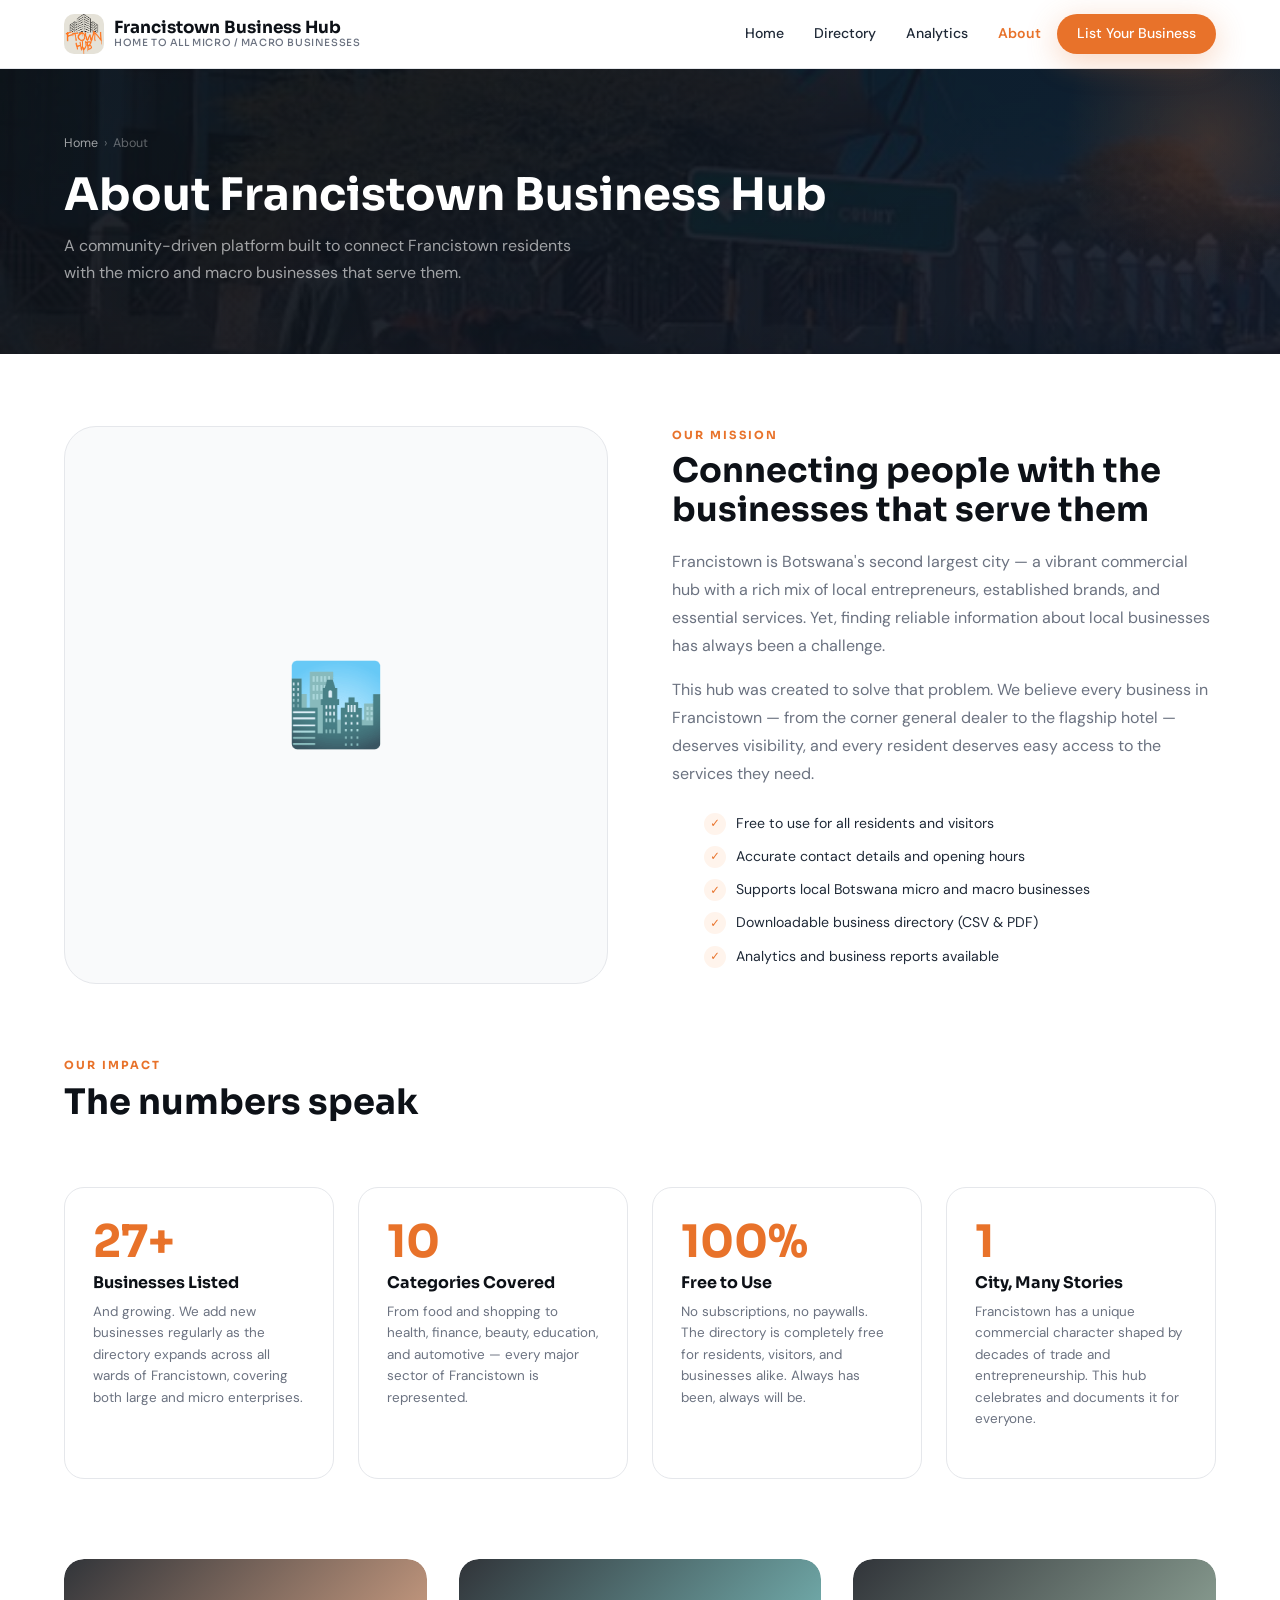
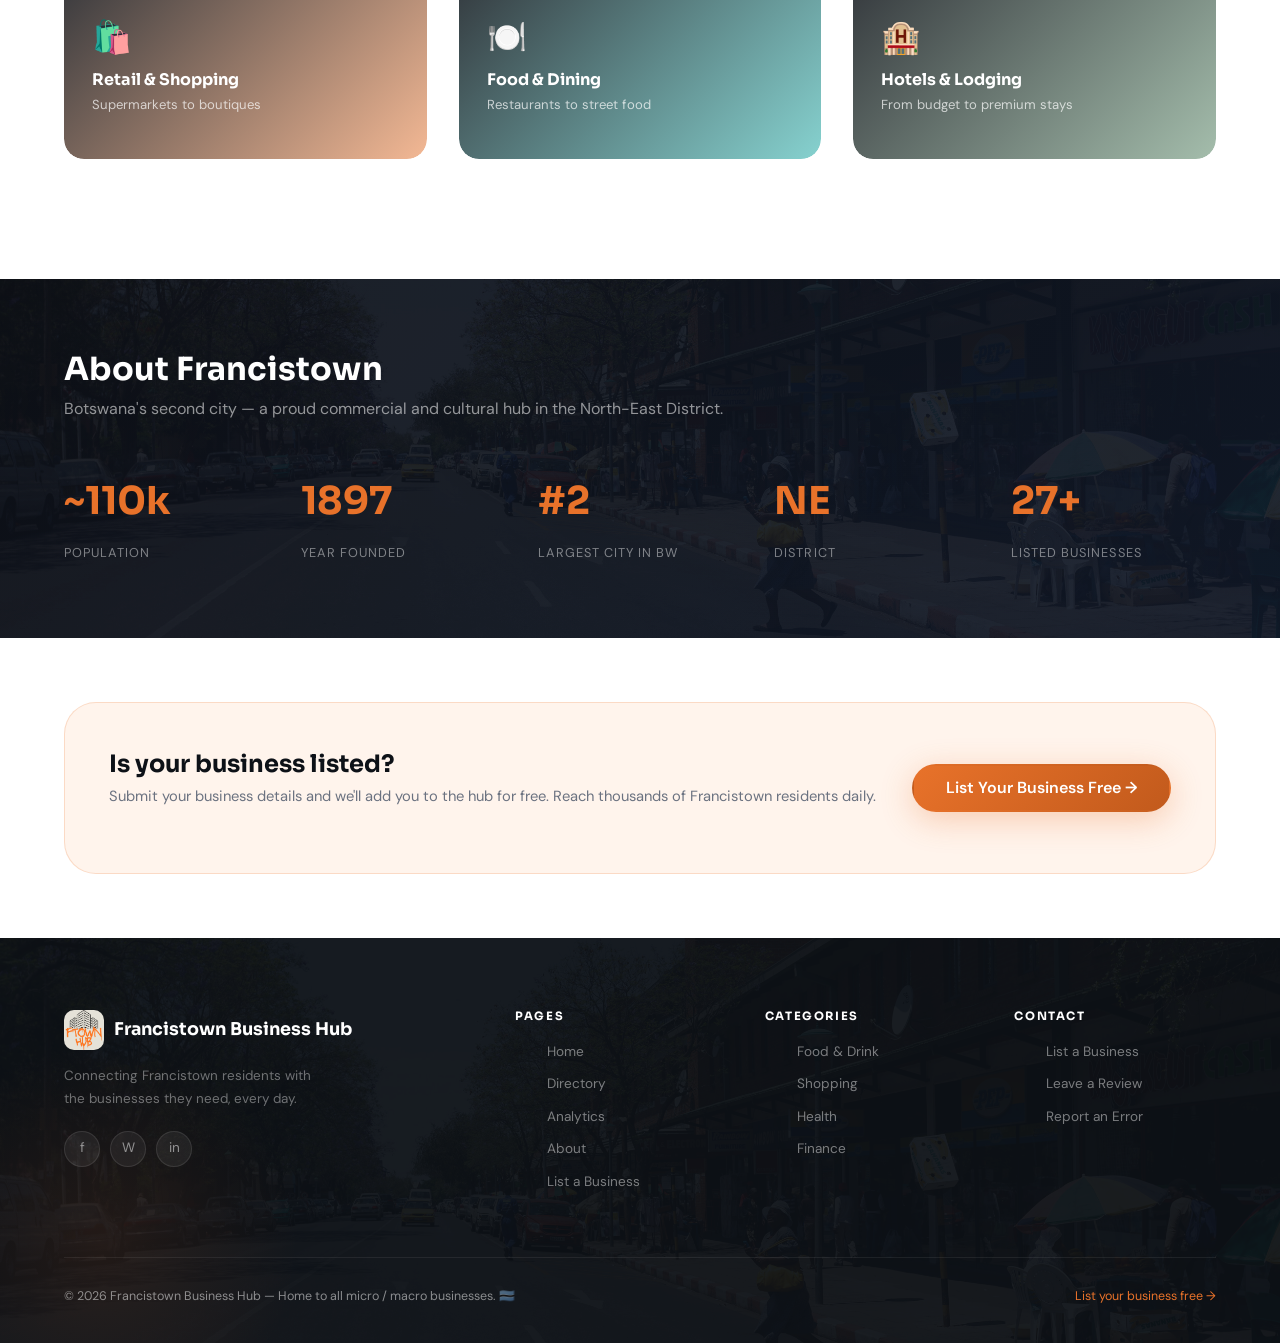
<file: pages/about.html>
<!DOCTYPE html>
<html lang="en">
<head>
  <meta charset="UTF-8" />
  <meta name="viewport" content="width=device-width, initial-scale=1.0" />
  <meta name="description" content="About Francistown Business Hub — a community-driven platform connecting residents with local businesses in Francistown, Botswana." />
  <title>About | Francistown Business Hub</title>

  <link href="https://cdn.jsdelivr.net/npm/bootstrap@5.3.2/dist/css/bootstrap.min.css" rel="stylesheet" />
  <link href="https://fonts.googleapis.com/css2?family=Sora:wght@400;600;700&family=DM+Sans:wght@400;500;600&display=swap" rel="stylesheet" />
  <link rel="stylesheet" href="../css/style.css" />
</head>
<body>

  <!-- NAVBAR -->
  <nav class="navbar" role="navigation" aria-label="Main navigation">
    <div class="container navbar-inner">
      <a href="../index.html" class="navbar-brand">
        <div class="brand-logo">
          <img src="../images/ftown-hub-logo.png" alt="Francistown Business Hub" />
        </div>
        <div class="brand-name">
          Francistown Business Hub
          <span>Home to all micro / macro businesses</span>
        </div>
      </a>
      <div class="navbar-links" id="nav-links">
        <a href="../index.html">Home</a>
        <a href="directory.html">Directory</a>
        <a href="analytics.html">Analytics</a>
        <a href="about.html">About</a>
        <a href="list-business.html" class="navbar-cta">List Your Business</a>
      </div>
      <button class="navbar-toggle" id="nav-toggle" aria-label="Toggle navigation" aria-expanded="false">
        <span></span><span></span><span></span>
      </button>
    </div>
  </nav>

  <!-- PAGE HERO -->
  <section class="page-hero" aria-labelledby="about-title">
    <div class="container page-hero-inner">
      <nav class="breadcrumb-bar" aria-label="Breadcrumb">
        <a href="../index.html">Home</a>
        <span aria-hidden="true">›</span>
        <span>About</span>
      </nav>
      <h1 id="about-title">About Francistown Business Hub</h1>
      <p>A community-driven platform built to connect Francistown residents with the micro and macro businesses that serve them.</p>
    </div>
  </section>

  <main>

    <!-- ABOUT INTRO -->
    <section aria-labelledby="mission-title">
      <div class="container">
        <div class="about-grid">
          <div class="about-img reveal-left">
            <img src="https://picsum.photos/seed/francisdowntown/800/600" alt="Francistown City" loading="lazy" onerror="this.parentNode.classList.add('about-img-placeholder');this.parentNode.innerHTML='🏙️'" />
          </div>
          <div class="about-text reveal-right">
            <span class="section-label">Our Mission</span>
            <h2 id="mission-title">Connecting people with the businesses that serve them</h2>
            <p>
              Francistown is Botswana's second largest city — a vibrant commercial hub with a rich mix of local entrepreneurs, established brands, and essential services. Yet, finding reliable information about local businesses has always been a challenge.
            </p>
            <p>
              This hub was created to solve that problem. We believe every business in Francistown — from the corner general dealer to the flagship hotel — deserves visibility, and every resident deserves easy access to the services they need.
            </p>
            <ul class="about-list" role="list">
              <li>
                <div class="check-icon" aria-hidden="true">✓</div>
                <span>Free to use for all residents and visitors</span>
              </li>
              <li>
                <div class="check-icon" aria-hidden="true">✓</div>
                <span>Accurate contact details and opening hours</span>
              </li>
              <li>
                <div class="check-icon" aria-hidden="true">✓</div>
                <span>Supports local Botswana micro and macro businesses</span>
              </li>
              <li>
                <div class="check-icon" aria-hidden="true">✓</div>
                <span>Downloadable business directory (CSV & PDF)</span>
              </li>
              <li>
                <div class="check-icon" aria-hidden="true">✓</div>
                <span>Analytics and business reports available</span>
              </li>
            </ul>
          </div>
        </div>
      </div>
    </section>

    <!-- STATS CARDS -->
    <section aria-labelledby="impact-title" style="padding-bottom: 32px;">
      <div class="container">
        <div class="section-header reveal" style="padding-top: 0;">
          <div>
            <span class="section-label">Our Impact</span>
            <h2 class="section-title" id="impact-title">The numbers speak</h2>
          </div>
        </div>
        <div class="values-grid stagger">
          <div class="value-card">
            <span class="value-num">27+</span>
            <h4>Businesses Listed</h4>
            <p>And growing. We add new businesses regularly as the directory expands across all wards of Francistown, covering both large and micro enterprises.</p>
          </div>
          <div class="value-card">
            <span class="value-num">10</span>
            <h4>Categories Covered</h4>
            <p>From food and shopping to health, finance, beauty, education, and automotive — every major sector of Francistown is represented.</p>
          </div>
          <div class="value-card">
            <span class="value-num">100%</span>
            <h4>Free to Use</h4>
            <p>No subscriptions, no paywalls. The directory is completely free for residents, visitors, and businesses alike. Always has been, always will be.</p>
          </div>
          <div class="value-card">
            <span class="value-num">1</span>
            <h4>City, Many Stories</h4>
            <p>Francistown has a unique commercial character shaped by decades of trade and entrepreneurship. This hub celebrates and documents it for everyone.</p>
          </div>
        </div>
      </div>
    </section>

    <!-- IMAGE FEATURE STRIP -->
    <section style="padding: 48px 0;" aria-label="Our features">
      <div class="container">
        <div class="features-grid stagger">
          <div class="feature-item" style="background: url('https://picsum.photos/seed/francisbiz1/600/400') center/cover; min-height:200px; border-radius: var(--radius-lg); position:relative; overflow:hidden; border:none; padding:0;">
            <div style="position:absolute;inset:0;background:linear-gradient(135deg,rgba(13,17,23,0.85),rgba(232,114,42,0.5));border-radius:var(--radius-lg);"></div>
            <div style="position:relative;z-index:1;padding:28px;height:100%;display:flex;flex-direction:column;justify-content:flex-end;">
              <div style="font-size:2rem;margin-bottom:8px;">🛍️</div>
              <h4 style="color:#fff;margin-bottom:4px;">Retail & Shopping</h4>
              <p style="color:rgba(255,255,255,0.7);font-size:0.82rem;">Supermarkets to boutiques</p>
            </div>
          </div>
          <div class="feature-item" style="background: url('https://picsum.photos/seed/francisbiz2/600/400') center/cover; min-height:200px; border-radius: var(--radius-lg); position:relative; overflow:hidden; border:none; padding:0;">
            <div style="position:absolute;inset:0;background:linear-gradient(135deg,rgba(13,17,23,0.85),rgba(14,165,160,0.5));border-radius:var(--radius-lg);"></div>
            <div style="position:relative;z-index:1;padding:28px;height:100%;display:flex;flex-direction:column;justify-content:flex-end;">
              <div style="font-size:2rem;margin-bottom:8px;">🍽️</div>
              <h4 style="color:#fff;margin-bottom:4px;">Food & Dining</h4>
              <p style="color:rgba(255,255,255,0.7);font-size:0.82rem;">Restaurants to street food</p>
            </div>
          </div>
          <div class="feature-item" style="background: url('https://picsum.photos/seed/francisbiz3/600/400') center/cover; min-height:200px; border-radius: var(--radius-lg); position:relative; overflow:hidden; border:none; padding:0;">
            <div style="position:absolute;inset:0;background:linear-gradient(135deg,rgba(13,17,23,0.85),rgba(74,124,89,0.5));border-radius:var(--radius-lg);"></div>
            <div style="position:relative;z-index:1;padding:28px;height:100%;display:flex;flex-direction:column;justify-content:flex-end;">
              <div style="font-size:2rem;margin-bottom:8px;">🏨</div>
              <h4 style="color:#fff;margin-bottom:4px;">Hotels & Lodging</h4>
              <p style="color:rgba(255,255,255,0.7);font-size:0.82rem;">From budget to premium stays</p>
            </div>
          </div>
        </div>
      </div>
    </section>

    <!-- CITY FACTS BAND -->
    <div class="city-facts" aria-labelledby="city-title">
      <div class="container">
        <h2 id="city-title">About Francistown</h2>
        <p>Botswana's second city — a proud commercial and cultural hub in the North-East District.</p>
        <div class="facts-grid">
          <div class="fact-item reveal">
            <span class="fact-val">~110k</span>
            <span class="fact-lbl">Population</span>
          </div>
          <div class="fact-item reveal">
            <span class="fact-val">1897</span>
            <span class="fact-lbl">Year Founded</span>
          </div>
          <div class="fact-item reveal">
            <span class="fact-val">#2</span>
            <span class="fact-lbl">Largest City in BW</span>
          </div>
          <div class="fact-item reveal">
            <span class="fact-val">NE</span>
            <span class="fact-lbl">District</span>
          </div>
          <div class="fact-item reveal">
            <span class="fact-val">27+</span>
            <span class="fact-lbl">Listed Businesses</span>
          </div>
        </div>
      </div>
    </div>

    <!-- CTA BAND -->
    <div class="container">
      <div class="cta-band reveal">
        <div>
          <h3>Is your business listed?</h3>
          <p>Submit your business details and we'll add you to the hub for free. Reach thousands of Francistown residents daily.</p>
        </div>
        <a href="list-business.html" class="btn btn-primary btn-lg">List Your Business Free →</a>
      </div>
    </div>

  </main>

  <!-- FOOTER -->
  <footer class="site-footer" role="contentinfo">
    <div class="container">
      <div class="footer-grid">
        <div>
          <div class="footer-brand"><div class="footer-brand-logo"><img src="../images/ftown-hub-logo.png" alt="Francistown Business Hub" /></div>Francistown Business Hub</div>
          <p class="footer-desc">Connecting Francistown residents with the businesses they need, every day.</p>
          <div class="footer-social">
            <a href="#" aria-label="Facebook">f</a>
            <a href="#" aria-label="WhatsApp">W</a>
            <a href="#" aria-label="Instagram">in</a>
          </div>
        </div>
        <div class="footer-col">
          <h5>Pages</h5>
          <ul>
            <li><a href="../index.html">Home</a></li>
            <li><a href="directory.html">Directory</a></li>
            <li><a href="analytics.html">Analytics</a></li>
            <li><a href="about.html">About</a></li>
            <li><a href="list-business.html">List a Business</a></li>
          </ul>
        </div>
        <div class="footer-col">
          <h5>Categories</h5>
          <ul>
            <li><a href="directory.html?cat=Food+%26+Drink">Food & Drink</a></li>
            <li><a href="directory.html?cat=Shopping">Shopping</a></li>
            <li><a href="directory.html?cat=Health">Health</a></li>
            <li><a href="directory.html?cat=Finance">Finance</a></li>
          </ul>
        </div>
        <div class="footer-col">
          <h5>Contact</h5>
          <ul>
            <li><a href="list-business.html">List a Business</a></li>
            <li><a href="feedback.html">Leave a Review</a></li>
            <li><a href="feedback.html">Report an Error</a></li>
          </ul>
        </div>
      </div>
      <div class="footer-bottom">
        <span>&copy; 2026 Francistown Business Hub — Home to all micro / macro businesses. 🇧🇼</span>
        <a href="list-business.html">List your business free →</a>
      </div>
    </div>
  </footer>

  <div class="toast" id="toast" role="alert" aria-live="assertive"></div>
  <script src="https://cdn.jsdelivr.net/npm/bootstrap@5.3.2/dist/js/bootstrap.bundle.min.js"></script>
  <script src="../js/main.js"></script>
</body>
</html>
</file>
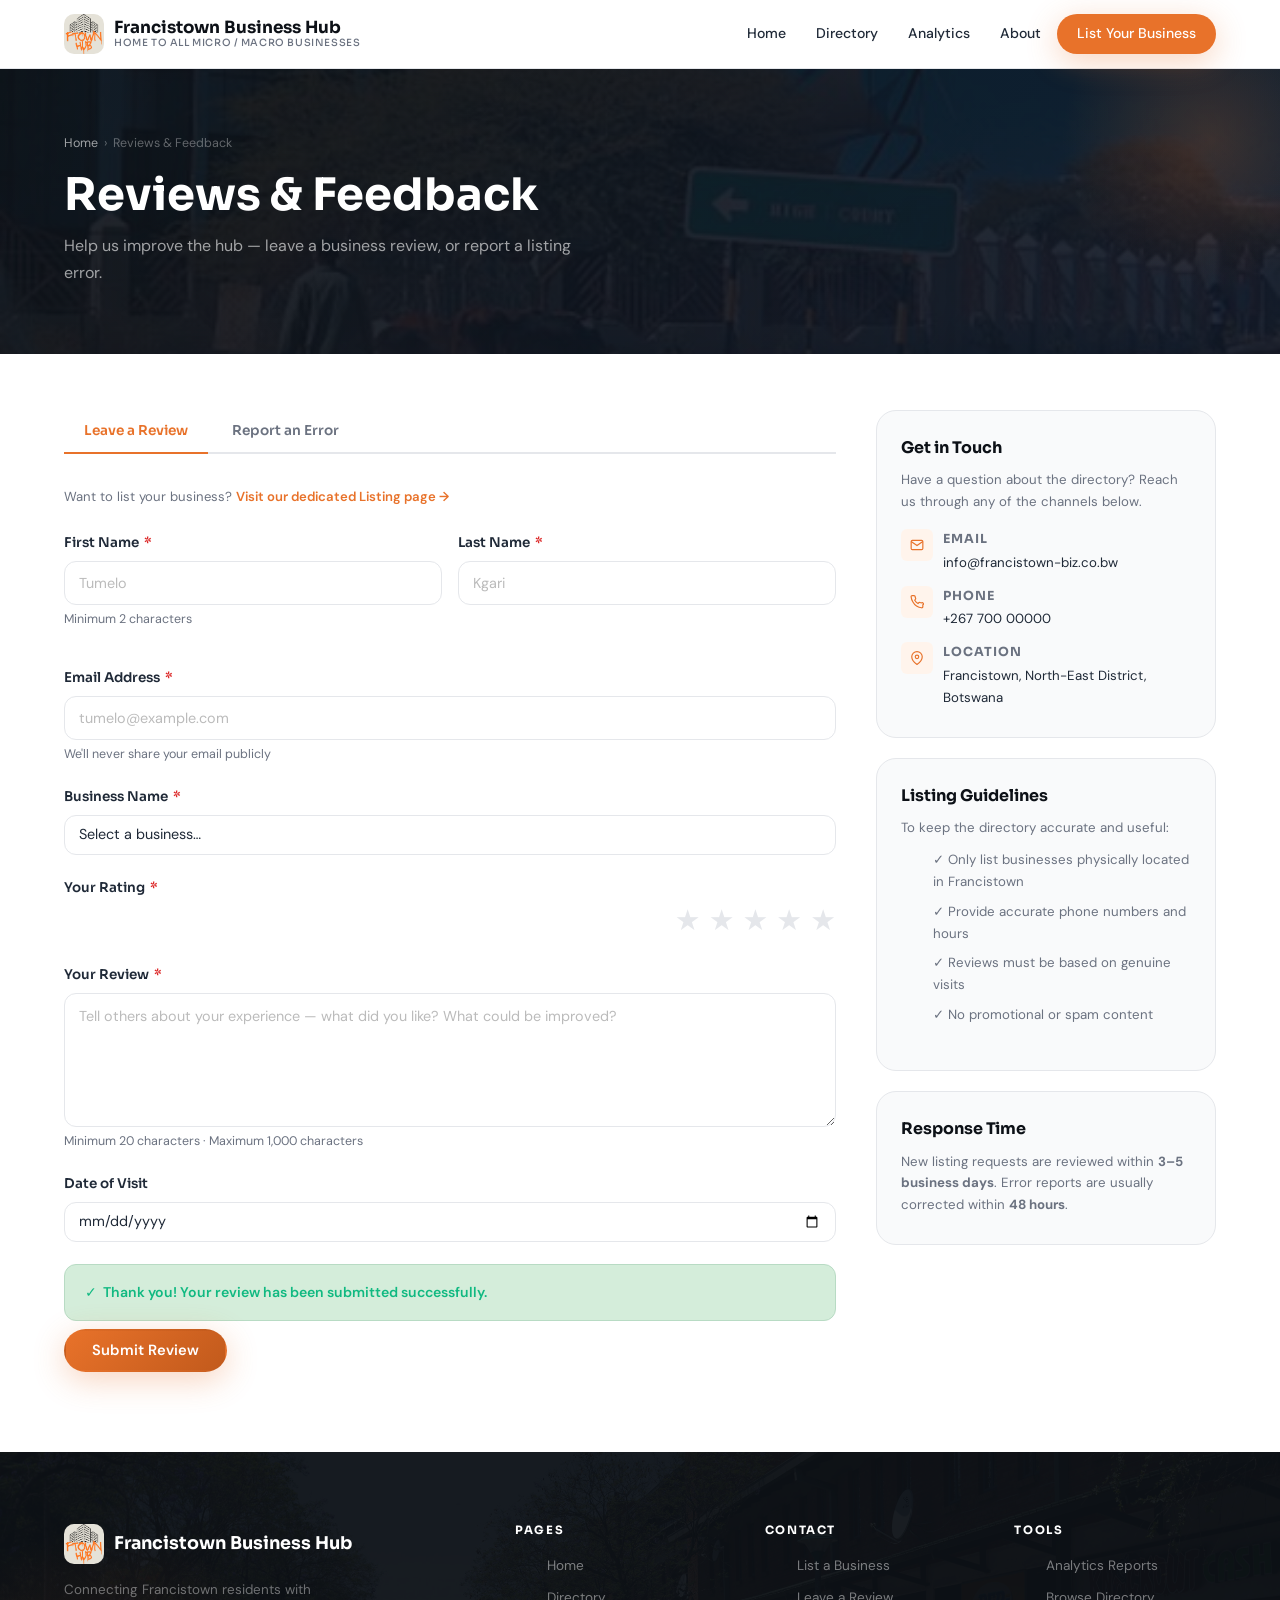
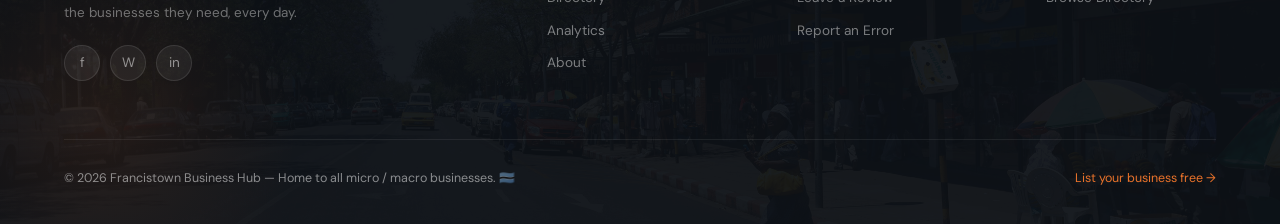
<file: pages/feedback.html>
<!DOCTYPE html>
<html lang="en">
<head>
  <meta charset="UTF-8" />
  <meta name="viewport" content="width=device-width, initial-scale=1.0" />
  <meta name="description" content="Submit feedback, report a listing error, or list your business on the Francistown Business Directory." />
  <title>Feedback & Reviews | Francistown Business Hub</title>

  <link href="https://cdn.jsdelivr.net/npm/bootstrap@5.3.2/dist/css/bootstrap.min.css" rel="stylesheet" />
  <link href="https://fonts.googleapis.com/css2?family=Sora:wght@400;600;700&family=DM+Sans:wght@400;500;600&display=swap" rel="stylesheet" />
  <link rel="stylesheet" href="../css/style.css" />

  <style>
    .form-tabs {
      display: flex;
      gap: 4px;
      border-bottom: 2px solid var(--clr-border);
      margin-bottom: 32px;
    }
    .tab-btn {
      padding: 10px 20px;
      border: none;
      background: none;
      font-family: var(--font-display);
      font-size: 0.85rem;
      font-weight: 600;
      color: var(--clr-muted);
      cursor: pointer;
      border-bottom: 2px solid transparent;
      margin-bottom: -2px;
      transition: color var(--transition), border-color var(--transition);
    }
    .tab-btn.active {
      color: var(--clr-accent);
      border-bottom-color: var(--clr-accent);
    }
    .tab-btn:hover:not(.active) { color: var(--clr-text); }

    .tab-panel { display: none; }
    .tab-panel.active { display: block; }

    .success-banner {
      display: none;
      background: #d4edda;
      border: 1px solid #b8dbc4;
      border-radius: var(--radius-md);
      padding: 16px 20px;
      color: var(--clr-success);
      font-size: 0.88rem;
      font-weight: 600;
      margin-top: 20px;
      align-items: center;
      gap: 10px;
    }

    .sidebar-card {
      background: var(--clr-surface);
      border: 1px solid var(--clr-border);
      border-radius: var(--radius-lg);
      padding: 28px 24px;
    }
    .sidebar-card h4 {
      font-size: 1rem;
      margin-bottom: 12px;
    }
    .sidebar-card p {
      font-size: 0.83rem;
      color: var(--clr-muted);
      line-height: 1.65;
      margin-bottom: 0;
    }
    .contact-list {
      display: flex;
      flex-direction: column;
      gap: 12px;
      margin-top: 16px;
    }
    .contact-item {
      display: flex;
      gap: 10px;
      align-items: flex-start;
      font-size: 0.83rem;
      color: var(--clr-text);
    }
    .contact-item .ci-icon {
      width: 32px;
      height: 32px;
      background: var(--clr-accent-lt);
      border-radius: var(--radius-sm);
      display: flex;
      align-items: center;
      justify-content: center;
      color: var(--clr-accent);
      flex-shrink: 0;
    }
    .form-section-layout {
      display: grid;
      grid-template-columns: 1fr 340px;
      gap: 40px;
      align-items: start;
      padding: 56px 0 80px;
    }
    @media (max-width: 900px) {
      .form-section-layout { grid-template-columns: 1fr; }
    }
    .rating-input {
      display: flex;
      gap: 8px;
      margin-top: 6px;
    }
    .rating-input input[type="radio"] { display: none; }
    .rating-input label {
      font-size: 1.8rem;
      cursor: pointer;
      color: var(--clr-border);
      transition: color var(--transition);
      line-height: 1;
    }
    .rating-input input[type="radio"]:checked ~ label,
    .rating-input label:hover,
    .rating-input label:hover ~ label { color: #f5a623; }
    .rating-input { flex-direction: row-reverse; }
    .rating-input label:hover,
    .rating-input label:hover ~ label { color: #f5a623; }
  </style>
</head>
<body>

  <!-- NAVBAR -->
  <nav class="navbar" role="navigation" aria-label="Main navigation">
    <div class="container navbar-inner">
      <a href="../index.html" class="navbar-brand">
        <div class="brand-logo">
          <img src="../images/ftown-hub-logo.png" alt="Francistown Business Hub" />
        </div>
        <div class="brand-name">Francistown Business Hub<span>Home to all micro / macro businesses</span></div>
      </a>
      <div class="navbar-links" id="nav-links">
        <a href="../index.html">Home</a>
        <a href="directory.html">Directory</a>
        <a href="analytics.html">Analytics</a>
        <a href="about.html">About</a>
        <a href="list-business.html" class="navbar-cta">List Your Business</a>
      </div>
      <button class="navbar-toggle" id="nav-toggle" aria-label="Toggle navigation" aria-expanded="false">
        <span></span><span></span><span></span>
      </button>
    </div>
  </nav>

  <!-- PAGE HERO -->
  <section class="page-hero" aria-labelledby="fb-title">
    <div class="container page-hero-inner">
      <nav class="breadcrumb-bar" aria-label="Breadcrumb">
        <a href="../index.html">Home</a>
        <span aria-hidden="true">›</span>
        <span>Reviews & Feedback</span>
      </nav>
      <h1 id="fb-title">Reviews & Feedback</h1>
      <p>Help us improve the hub — leave a business review, or report a listing error.</p>
    </div>
  </section>

  <!-- MAIN FORM SECTION -->
  <main>
    <div class="container">
      <div class="form-section-layout">

        <!-- LEFT: FORM -->
        <div>
          <!-- Tabs -->
          <div class="form-tabs" role="tablist" aria-label="Feedback type">
            <button class="tab-btn active" role="tab" aria-selected="true"  aria-controls="tab-review" id="btn-review"  onclick="switchTab('review')">Leave a Review</button>
            <button class="tab-btn"        role="tab" aria-selected="false" aria-controls="tab-report" id="btn-report"  onclick="switchTab('report')">Report an Error</button>
          </div>
          <p style="font-size:0.82rem;color:var(--clr-muted);margin-bottom:24px;">
            Want to list your business? <a href="list-business.html" style="color:var(--clr-accent);font-weight:600;">Visit our dedicated Listing page →</a>
          </p>

          <!-- ── TAB 1: REVIEW ── -->
          <div class="tab-panel active" id="tab-review" role="tabpanel" aria-labelledby="btn-review">
            <form id="feedback-form" novalidate aria-label="Leave a review form">

              <div class="form-row">
                <div class="form-group">
                  <label for="rev-fname">First Name <span class="req" aria-hidden="true">*</span></label>
                  <input type="text" id="rev-fname" name="firstName" class="form-control"
                    placeholder="Tumelo" required minlength="2" maxlength="50"
                    autocomplete="given-name" aria-required="true" />
                  <p class="form-hint">Minimum 2 characters</p>
                </div>
                <div class="form-group">
                  <label for="rev-lname">Last Name <span class="req" aria-hidden="true">*</span></label>
                  <input type="text" id="rev-lname" name="lastName" class="form-control"
                    placeholder="Kgari" required minlength="2" maxlength="50"
                    autocomplete="family-name" aria-required="true" />
                </div>
              </div>

              <div class="form-group">
                <label for="rev-email">Email Address <span class="req" aria-hidden="true">*</span></label>
                <input type="email" id="rev-email" name="email" class="form-control"
                  placeholder="tumelo@example.com" required
                  autocomplete="email" aria-required="true" />
                <p class="form-hint">We'll never share your email publicly</p>
              </div>

              <div class="form-group">
                <label for="rev-business">Business Name <span class="req" aria-hidden="true">*</span></label>
                <select id="rev-business" name="business" class="form-control filter-sel" required
                  style="height:40px;width:100%;" aria-required="true">
                  <option value="">Select a business…</option>
                  <option>Cresta Thapama Hotel</option>
                  <option>Choppies Hypermarket</option>
                  <option>First National Bank Francistown</option>
                  <option>Chicken Inn Blue Jacket</option>
                  <option>Pick n Pay Francistown</option>
                  <option>Marang Hotel</option>
                  <option>Francistown Auto Spares</option>
                  <option>Chicken Licken Francistown</option>
                  <option>Boikago Primary Clinic</option>
                  <option>Speedy Tyre &amp; Auto</option>
                  <option>Standard Chartered Bank</option>
                  <option>Nando's Francistown</option>
                  <option>Tati Hotel</option>
                  <option>OK Hypermarket</option>
                  <option>Absa (Barclays) Francistown</option>
                  <option>Kgosi Hair &amp; Beauty Salon</option>
                  <option>Tshwaragano General Dealer</option>
                  <option>Corner Bakery &amp; Pastries</option>
                  <option>BW Mobile Repairs</option>
                  <option>Tsholofelo Catering &amp; Events</option>
                  <option>Naledi Fashion Boutique</option>
                  <option>Motswana Print &amp; Design</option>
                  <option>Diphala Hardware &amp; Building Supplies</option>
                  <option>Sunrise City Pharmacy</option>
                  <option>Garden Fresh Produce Market</option>
                  <option>Bright Future Academy</option>
                  <option>Kabo's Car Wash &amp; Valeting</option>
                </select>
              </div>

              <div class="form-group">
                <label>Your Rating <span class="req" aria-hidden="true">*</span></label>
                <div class="rating-input" role="radiogroup" aria-label="Star rating" aria-required="true">
                  <input type="radio" id="s5" name="rating" value="5" required /><label for="s5" title="5 stars">★</label>
                  <input type="radio" id="s4" name="rating" value="4"         /><label for="s4" title="4 stars">★</label>
                  <input type="radio" id="s3" name="rating" value="3"         /><label for="s3" title="3 stars">★</label>
                  <input type="radio" id="s2" name="rating" value="2"         /><label for="s2" title="2 stars">★</label>
                  <input type="radio" id="s1" name="rating" value="1"         /><label for="s1" title="1 star">★</label>
                </div>
              </div>

              <div class="form-group">
                <label for="rev-message">Your Review <span class="req" aria-hidden="true">*</span></label>
                <textarea id="rev-message" name="message" class="form-control"
                  placeholder="Tell others about your experience — what did you like? What could be improved?"
                  required minlength="20" maxlength="1000" rows="5"
                  aria-required="true"></textarea>
                <p class="form-hint">Minimum 20 characters · Maximum 1,000 characters</p>
              </div>

              <div class="form-group">
                <label for="rev-visit">Date of Visit</label>
                <input type="date" id="rev-visit" name="visitDate" class="form-control"
                  style="height:40px;" />
              </div>

              <div id="form-success" class="success-banner" role="alert" style="display:flex">
                ✓ &nbsp;Thank you! Your review has been submitted successfully.
              </div>
              <div id="form-success" class="success-banner" aria-live="polite"></div>

              <button type="submit" class="btn btn-primary" style="margin-top:8px">
                Submit Review
              </button>
            </form>
          </div>

          <!-- ── TAB 2: REPORT ERROR ── -->
          <div class="tab-panel" id="tab-report" role="tabpanel" aria-labelledby="btn-report">
            <form id="report-form" novalidate aria-label="Report an error form" onsubmit="handleReportSubmit(event)">

              <div class="form-group">
                <label for="rpt-business">Business Name <span class="req" aria-hidden="true">*</span></label>
                <select id="rpt-business" name="business" class="form-control filter-sel" required
                  style="height:40px;width:100%;" aria-required="true">
                  <option value="">Select the business with an error…</option>
                  <option>Cresta Thapama Hotel</option>
                  <option>Choppies Hypermarket</option>
                  <option>First National Bank Francistown</option>
                  <option>Chicken Inn Blue Jacket</option>
                  <option>Pick n Pay Francistown</option>
                  <option>Marang Hotel</option>
                  <option>Francistown Auto Spares</option>
                  <option>Chicken Licken Francistown</option>
                  <option>Boikago Primary Clinic</option>
                  <option>Speedy Tyre &amp; Auto</option>
                  <option>Standard Chartered Bank</option>
                  <option>Nando's Francistown</option>
                  <option>Tati Hotel</option>
                  <option>OK Hypermarket</option>
                  <option>Absa (Barclays) Francistown</option>
                  <option>Kgosi Hair &amp; Beauty Salon</option>
                  <option>Tshwaragano General Dealer</option>
                  <option>Corner Bakery &amp; Pastries</option>
                  <option>BW Mobile Repairs</option>
                  <option>Tsholofelo Catering &amp; Events</option>
                  <option>Naledi Fashion Boutique</option>
                  <option>Motswana Print &amp; Design</option>
                  <option>Diphala Hardware &amp; Building Supplies</option>
                  <option>Sunrise City Pharmacy</option>
                  <option>Garden Fresh Produce Market</option>
                  <option>Bright Future Academy</option>
                  <option>Kabo's Car Wash &amp; Valeting</option>
                </select>
              </div>

              <div class="form-group">
                <label for="rpt-type">Type of Error <span class="req" aria-hidden="true">*</span></label>
                <select id="rpt-type" name="errorType" class="form-control filter-sel" required
                  style="height:40px;width:100%;" aria-required="true">
                  <option value="">What is incorrect?</option>
                  <option>Wrong phone number</option>
                  <option>Wrong address</option>
                  <option>Wrong opening hours</option>
                  <option>Business has closed down</option>
                  <option>Wrong category</option>
                  <option>Other</option>
                </select>
              </div>

              <div class="form-group">
                <label for="rpt-detail">Correct Information <span class="req" aria-hidden="true">*</span></label>
                <textarea id="rpt-detail" name="details" class="form-control"
                  placeholder="Please provide the correct details so we can update the listing."
                  required minlength="10" rows="4" aria-required="true"></textarea>
              </div>

              <div class="form-group">
                <label for="rpt-email">Your Email (optional)</label>
                <input type="email" id="rpt-email" name="email" class="form-control"
                  placeholder="your@email.com — so we can follow up if needed" />
              </div>

              <div id="report-success" class="success-banner" aria-live="polite"></div>

              <button type="submit" class="btn btn-primary" style="margin-top:8px">
                Submit Report
              </button>
            </form>
          </div>

        </div>

        <!-- RIGHT: SIDEBAR -->
        <aside aria-label="Contact information and help">
          <div class="sidebar-card" style="margin-bottom:20px">
            <h4>Get in Touch</h4>
            <p>Have a question about the directory? Reach us through any of the channels below.</p>
            <div class="contact-list">
              <div class="contact-item">
                <div class="ci-icon" aria-hidden="true">
                  <svg width="14" height="14" viewBox="0 0 24 24" fill="none" stroke="currentColor" stroke-width="2"><path d="M4 4h16c1.1 0 2 .9 2 2v12c0 1.1-.9 2-2 2H4c-1.1 0-2-.9-2-2V6c0-1.1.9-2 2-2z"/><polyline points="22,6 12,13 2,6"/></svg>
                </div>
                <div>
                  <strong style="display:block;font-size:0.78rem;color:var(--clr-muted);font-family:var(--font-display);text-transform:uppercase;letter-spacing:0.08em;margin-bottom:2px">Email</strong>
                  info@francistown-biz.co.bw
                </div>
              </div>
              <div class="contact-item">
                <div class="ci-icon" aria-hidden="true">
                  <svg width="14" height="14" viewBox="0 0 24 24" fill="none" stroke="currentColor" stroke-width="2"><path d="M22 16.92v3a2 2 0 0 1-2.18 2 19.79 19.79 0 0 1-8.63-3.07A19.5 19.5 0 0 1 4.99 12 19.79 19.79 0 0 1 1.93 3.19 2 2 0 0 1 3.89 1h3a2 2 0 0 1 2 1.72c.127.96.361 1.903.7 2.81a2 2 0 0 1-.45 2.11L8.09 8.91a16 16 0 0 0 5.61 5.61l1.27-1.27a2 2 0 0 1 2.11-.45c.907.339 1.85.573 2.81.7A2 2 0 0 1 22 16.92z"/></svg>
                </div>
                <div>
                  <strong style="display:block;font-size:0.78rem;color:var(--clr-muted);font-family:var(--font-display);text-transform:uppercase;letter-spacing:0.08em;margin-bottom:2px">Phone</strong>
                  +267 700 00000
                </div>
              </div>
              <div class="contact-item">
                <div class="ci-icon" aria-hidden="true">
                  <svg width="14" height="14" viewBox="0 0 24 24" fill="none" stroke="currentColor" stroke-width="2"><path d="M21 10c0 7-9 13-9 13s-9-6-9-13a9 9 0 0 1 18 0z"/><circle cx="12" cy="10" r="3"/></svg>
                </div>
                <div>
                  <strong style="display:block;font-size:0.78rem;color:var(--clr-muted);font-family:var(--font-display);text-transform:uppercase;letter-spacing:0.08em;margin-bottom:2px">Location</strong>
                  Francistown, North-East District, Botswana
                </div>
              </div>
            </div>
          </div>

          <div class="sidebar-card" style="margin-bottom:20px">
            <h4>Listing Guidelines</h4>
            <p>To keep the directory accurate and useful:</p>
            <ul style="margin-top:10px;display:flex;flex-direction:column;gap:8px;">
              <li style="font-size:0.83rem;color:var(--clr-muted);">✓ Only list businesses physically located in Francistown</li>
              <li style="font-size:0.83rem;color:var(--clr-muted);">✓ Provide accurate phone numbers and hours</li>
              <li style="font-size:0.83rem;color:var(--clr-muted);">✓ Reviews must be based on genuine visits</li>
              <li style="font-size:0.83rem;color:var(--clr-muted);">✓ No promotional or spam content</li>
            </ul>
          </div>

          <div class="sidebar-card">
            <h4>Response Time</h4>
            <p>New listing requests are reviewed within <strong>3–5 business days</strong>. Error reports are usually corrected within <strong>48 hours</strong>.</p>
          </div>
        </aside>

      </div>
    </div>
  </main>

  <!-- FOOTER -->
  <footer class="site-footer" role="contentinfo">
    <div class="container">
      <div class="footer-grid">
        <div>
          <div class="footer-brand"><div class="footer-brand-logo"><img src="../images/ftown-hub-logo.png" alt="Francistown Business Hub" /></div>Francistown Business Hub</div>
          <p class="footer-desc">Connecting Francistown residents with the businesses they need, every day.</p>
          <div class="footer-social">
            <a href="#" aria-label="Facebook">f</a>
            <a href="#" aria-label="WhatsApp">W</a>
            <a href="#" aria-label="Instagram">in</a>
          </div>
        </div>
        <div class="footer-col">
          <h5>Pages</h5>
          <ul>
            <li><a href="../index.html">Home</a></li>
            <li><a href="directory.html">Directory</a></li>
            <li><a href="analytics.html">Analytics</a></li>
            <li><a href="about.html">About</a></li>
          </ul>
        </div>
        <div class="footer-col">
          <h5>Contact</h5>
          <ul>
            <li><a href="list-business.html">List a Business</a></li>
            <li><a href="feedback.html">Leave a Review</a></li>
            <li><a href="feedback.html">Report an Error</a></li>
          </ul>
        </div>
        <div class="footer-col">
          <h5>Tools</h5>
          <ul>
            <li><a href="analytics.html">Analytics Reports</a></li>
            <li><a href="directory.html">Browse Directory</a></li>
          </ul>
        </div>
      </div>
      <div class="footer-bottom">
        <span>&copy; 2026 Francistown Business Hub — Home to all micro / macro businesses. 🇧🇼</span>
        <a href="list-business.html">List your business free →</a>
      </div>
    </div>
  </footer>

  <div class="toast" id="toast" role="alert" aria-live="assertive"></div>

  <script src="https://cdn.jsdelivr.net/npm/bootstrap@5.3.2/dist/js/bootstrap.bundle.min.js"></script>
  <script src="../js/main.js"></script>
  <script>
    /* Tab switching */
    function switchTab(name) {
      document.querySelectorAll(".tab-btn").forEach(b => {
        b.classList.remove("active");
        b.setAttribute("aria-selected", "false");
      });
      document.querySelectorAll(".tab-panel").forEach(p => p.classList.remove("active"));
      document.getElementById("btn-" + name).classList.add("active");
      document.getElementById("btn-" + name).setAttribute("aria-selected", "true");
      document.getElementById("tab-" + name).classList.add("active");
    }

    /* Listing form */
    function handleListingSubmit(e) {
      e.preventDefault();
      const form = e.target;
      if (!form.checkValidity()) { form.reportValidity(); return; }
      const btn = form.querySelector("button[type=submit]");
      btn.textContent = "Submitting…"; btn.disabled = true;
      setTimeout(() => {
        form.reset(); btn.textContent = "Submit Listing Request"; btn.disabled = false;
        const el = document.getElementById("listing-success");
        el.style.display = "flex";
        el.textContent = "✓ Your listing request has been submitted. We'll review it within 3–5 business days.";
        showToast("✓ Listing submitted!", "success");
        setTimeout(() => el.style.display = "none", 6000);
      }, 1000);
    }

    /* Report form */
    function handleReportSubmit(e) {
      e.preventDefault();
      const form = e.target;
      if (!form.checkValidity()) { form.reportValidity(); return; }
      const btn = form.querySelector("button[type=submit]");
      btn.textContent = "Submitting…"; btn.disabled = true;
      setTimeout(() => {
        form.reset(); btn.textContent = "Submit Report"; btn.disabled = false;
        const el = document.getElementById("report-success");
        el.style.display = "flex";
        el.textContent = "✓ Error report received. We'll investigate and update the listing within 48 hours.";
        showToast("✓ Report received!", "success");
        setTimeout(() => el.style.display = "none", 6000);
      }, 900);
    }
  </script>
</body>
</html>
</file>
<file: css/style.css>
/* ===========================================
   FRANCISTOWN BUSINESS HUB
   Rich UI/UX Stylesheet — style.css
   =========================================== */

/* --- CSS Variables / Design Tokens --- */
:root {
  --clr-primary:      #0d1117;
  --clr-navy:         #111827;
  --clr-accent:       #e8722a;
  --clr-accent-dark:  #c25a1c;
  --clr-accent-lt:    #fff4ec;
  --clr-accent-glow:  rgba(232,114,42,0.25);
  --clr-teal:         #0ea5a0;
  --clr-text:         #1f2937;
  --clr-muted:        #6b7280;
  --clr-border:       #e5e7eb;
  --clr-surface:      #f9fafb;
  --clr-white:        #ffffff;
  --clr-danger:       #dc2626;
  --clr-success:      #10b981;

  --font-display: 'Sora', system-ui, sans-serif;
  --font-body:    'DM Sans', system-ui, sans-serif;

  --radius-sm:   6px;
  --radius-md:   12px;
  --radius-lg:   20px;
  --radius-xl:   32px;
  --radius-pill: 999px;

  --shadow-sm:  0 1px 4px rgba(0,0,0,0.07);
  --shadow-md:  0 6px 24px rgba(0,0,0,0.1);
  --shadow-lg:  0 16px 48px rgba(0,0,0,0.15);
  --shadow-xl:  0 32px 80px rgba(0,0,0,0.2);
  --shadow-accent: 0 8px 32px rgba(232,114,42,0.3);

  --transition:      0.25s ease;
  --transition-slow: 0.4s ease;
  --max-width:       1200px;
}

/* --- Reset & Base --- */
*, *::before, *::after { box-sizing: border-box; margin: 0; padding: 0; }
html { scroll-behavior: smooth; font-size: 16px; }
body {
  font-family: var(--font-body);
  color: var(--clr-text);
  background: var(--clr-white);
  line-height: 1.65;
  -webkit-font-smoothing: antialiased;
  overflow-x: hidden;
}
img { max-width: 100%; display: block; object-fit: cover; }
a { color: var(--clr-accent); text-decoration: none; transition: color var(--transition); }
a:hover { color: var(--clr-accent-dark); }
h1, h2, h3, h4, h5 { font-family: var(--font-display); font-weight: 700; line-height: 1.15; color: var(--clr-primary); }
p { color: var(--clr-text); }
ul { list-style: none; }

/* --- Container --- */
.container { width: 100%; max-width: var(--max-width); margin-inline: auto; padding-inline: 24px; }

/* ============================================
   ANIMATIONS & REVEAL
   ============================================ */
@keyframes fadeInUp {
  from { opacity: 0; transform: translateY(40px); }
  to   { opacity: 1; transform: translateY(0); }
}
@keyframes fadeInDown {
  from { opacity: 0; transform: translateY(-30px); }
  to   { opacity: 1; transform: translateY(0); }
}
@keyframes fadeInLeft {
  from { opacity: 0; transform: translateX(-40px); }
  to   { opacity: 1; transform: translateX(0); }
}
@keyframes fadeInRight {
  from { opacity: 0; transform: translateX(40px); }
  to   { opacity: 1; transform: translateX(0); }
}
@keyframes scaleIn {
  from { opacity: 0; transform: scale(0.9); }
  to   { opacity: 1; transform: scale(1); }
}
@keyframes slideUp {
  from { transform: translateY(24px); opacity: 0; }
  to   { transform: translateY(0);    opacity: 1; }
}
@keyframes pulse {
  0%, 100% { transform: scale(1); }
  50% { transform: scale(1.05); }
}
@keyframes marquee {
  from { transform: translateX(0); }
  to   { transform: translateX(-50%); }
}
@keyframes float {
  0%, 100% { transform: translateY(0px); }
  50% { transform: translateY(-12px); }
}
@keyframes shimmer {
  0%   { background-position: -1000px 0; }
  100% { background-position: 1000px 0; }
}

.reveal         { opacity: 0; transform: translateY(36px);  transition: opacity 0.65s ease, transform 0.65s ease; }
.reveal-left    { opacity: 0; transform: translateX(-36px); transition: opacity 0.65s ease, transform 0.65s ease; }
.reveal-right   { opacity: 0; transform: translateX(36px);  transition: opacity 0.65s ease, transform 0.65s ease; }
.reveal.visible, .reveal-left.visible, .reveal-right.visible { opacity: 1; transform: translate(0); }

/* Stagger children */
.stagger > * { opacity: 0; transform: translateY(24px); transition: opacity 0.5s ease, transform 0.5s ease; }
.stagger.visible > *:nth-child(1) { transition-delay: 0s;    opacity: 1; transform: none; }
.stagger.visible > *:nth-child(2) { transition-delay: 0.1s;  opacity: 1; transform: none; }
.stagger.visible > *:nth-child(3) { transition-delay: 0.2s;  opacity: 1; transform: none; }
.stagger.visible > *:nth-child(4) { transition-delay: 0.3s;  opacity: 1; transform: none; }
.stagger.visible > *:nth-child(5) { transition-delay: 0.4s;  opacity: 1; transform: none; }
.stagger.visible > *:nth-child(6) { transition-delay: 0.5s;  opacity: 1; transform: none; }

/* ============================================
   NAVBAR
   ============================================ */
.navbar {
  position: sticky;
  top: 0;
  z-index: 1000;
  background: rgba(255,255,255,0.95);
  backdrop-filter: blur(12px);
  -webkit-backdrop-filter: blur(12px);
  border-bottom: 1px solid var(--clr-border);
  padding: 0;
  transition: background var(--transition), box-shadow var(--transition);
}
.navbar.scrolled {
  background: rgba(255,255,255,0.98);
  box-shadow: 0 4px 24px rgba(0,0,0,0.08);
}

.navbar-inner {
  display: flex;
  align-items: center;
  justify-content: space-between;
  height: 68px;
  gap: 16px;
}

.navbar-brand {
  display: flex;
  align-items: center;
  gap: 10px;
  font-family: var(--font-display);
  font-size: 1.05rem;
  font-weight: 700;
  color: var(--clr-primary);
  text-decoration: none;
  flex-shrink: 0;
}
.navbar-brand:hover { color: var(--clr-accent); }

.brand-logo {
  width: 40px;
  height: 40px;
  border-radius: 10px;
  overflow: hidden;
  flex-shrink: 0;
  display: flex;
  align-items: center;
  justify-content: center;
}
.brand-logo img {
  width: 100%;
  height: 100%;
  object-fit: contain;
  display: block;
}

.brand-name { line-height: 1.1; }
.brand-name span { display: block; font-size: 0.62rem; font-weight: 500; color: var(--clr-muted); letter-spacing: 0.06em; text-transform: uppercase; }

.navbar-links {
  display: flex;
  align-items: center;
  gap: 2px;
}
.navbar-links a {
  font-size: 0.88rem;
  font-weight: 500;
  color: var(--clr-text);
  padding: 7px 14px;
  border-radius: var(--radius-sm);
  transition: background var(--transition), color var(--transition);
  text-decoration: none;
}
.navbar-links a:hover { background: var(--clr-surface); color: var(--clr-accent); }
.navbar-links a.active { color: var(--clr-accent); font-weight: 600; }

.navbar-cta {
  background: var(--clr-accent) !important;
  color: var(--clr-white) !important;
  padding: 8px 20px !important;
  border-radius: var(--radius-pill) !important;
  box-shadow: var(--shadow-accent) !important;
}
.navbar-cta:hover { background: var(--clr-accent-dark) !important; transform: translateY(-1px); box-shadow: 0 10px 36px rgba(232,114,42,0.4) !important; }

.navbar-toggle {
  display: none;
  flex-direction: column;
  gap: 5px;
  background: none;
  border: none;
  cursor: pointer;
  padding: 6px;
  border-radius: var(--radius-sm);
  transition: background var(--transition);
}
.navbar-toggle:hover { background: var(--clr-surface); }
.navbar-toggle span { width: 22px; height: 2px; background: var(--clr-primary); border-radius: 2px; transition: var(--transition); display: block; }

/* ============================================
   HERO CAROUSEL
   ============================================ */
.hero-carousel-section {
  position: relative;
}
.hero-carousel .carousel-item {
  height: 92vh;
  min-height: 560px;
  max-height: 800px;
  position: relative;
}
.hero-carousel .carousel-item img {
  width: 100%;
  height: 100%;
  object-fit: cover;
  object-position: center;
}
.hero-carousel .carousel-item::after {
  content: '';
  position: absolute;
  inset: 0;
  background: linear-gradient(135deg,
    rgba(13,17,23,0.88) 0%,
    rgba(13,17,23,0.65) 50%,
    rgba(232,114,42,0.18) 100%);
}
.hero-carousel .carousel-caption {
  position: absolute;
  inset: 0;
  z-index: 10;
  display: flex;
  align-items: center;
  padding: 80px 64px;
  text-align: left;
  bottom: auto;
  left: auto;
  right: auto;
}
.hero-caption-inner {
  max-width: 680px;
  animation: fadeInUp 0.8s ease forwards;
  padding-top: 40px;
}
.hero-carousel h1 {
  font-size: clamp(2.4rem, 5.5vw, 4rem);
  color: var(--clr-white);
  margin-bottom: 20px;
  line-height: 1.06;
  text-shadow: 0 2px 16px rgba(0,0,0,0.3);
}
.hero-carousel h1 span { color: var(--clr-accent); }
.hero-desc {
  font-size: 1.05rem;
  color: rgba(255,255,255,0.72);
  max-width: 500px;
  margin-bottom: 36px;
  line-height: 1.75;
}
.hero-actions { display: flex; gap: 14px; flex-wrap: wrap; }
.hero-stats {
  display: flex;
  gap: 40px;
  margin-top: 52px;
  padding-top: 36px;
  border-top: 1px solid rgba(255,255,255,0.12);
  flex-wrap: wrap;
}
.stat-val {
  font-family: var(--font-display);
  font-size: 2rem;
  font-weight: 700;
  color: var(--clr-accent);
  display: block;
}
.stat-lbl {
  font-size: 0.76rem;
  color: rgba(255,255,255,0.45);
  letter-spacing: 0.08em;
  text-transform: uppercase;
}

/* Carousel controls */
.hero-carousel .carousel-control-prev,
.hero-carousel .carousel-control-next {
  width: 52px;
  height: 52px;
  background: rgba(255,255,255,0.12);
  border: 1.5px solid rgba(255,255,255,0.2);
  border-radius: 50%;
  top: 50%;
  transform: translateY(-50%);
  opacity: 1;
  backdrop-filter: blur(8px);
  transition: all var(--transition);
}
.hero-carousel .carousel-control-prev { left: 24px; }
.hero-carousel .carousel-control-next { right: 24px; }
.hero-carousel .carousel-control-prev:hover,
.hero-carousel .carousel-control-next:hover {
  background: var(--clr-accent);
  border-color: var(--clr-accent);
}
.hero-carousel .carousel-indicators [data-bs-target] {
  width: 8px;
  height: 8px;
  border-radius: 50%;
  background: rgba(255,255,255,0.4);
  border: none;
  transition: all var(--transition);
}
.hero-carousel .carousel-indicators .active {
  background: var(--clr-accent);
  width: 28px;
  border-radius: var(--radius-pill);
}

/* ============================================
   MARQUEE STRIP
   ============================================ */
.marquee-strip {
  background: var(--clr-accent);
  padding: 10px 0;
  overflow: hidden;
}
.marquee-track {
  display: flex;
  gap: 0;
  white-space: nowrap;
  animation: marquee 28s linear infinite;
}
.marquee-track:hover { animation-play-state: paused; }
.marquee-item {
  font-family: var(--font-display);
  font-size: 0.8rem;
  font-weight: 600;
  color: var(--clr-white);
  letter-spacing: 0.05em;
  padding: 0 32px;
  display: inline-flex;
  align-items: center;
  gap: 10px;
}
.marquee-item::after {
  content: '✦';
  color: rgba(255,255,255,0.5);
}

/* ============================================
   CATEGORY SWIPER
   ============================================ */
.categories-section {
  padding: 64px 0 40px;
  background: var(--clr-white);
}
.categories-section .section-header { padding-top: 0; }

.swiper-controls {
  display: flex;
  gap: 10px;
  align-items: center;
}
.cat-prev, .cat-next {
  width: 40px;
  height: 40px;
  border-radius: 50%;
  border: 1.5px solid var(--clr-border);
  background: var(--clr-white);
  display: flex;
  align-items: center;
  justify-content: center;
  cursor: pointer;
  transition: all var(--transition);
  color: var(--clr-text);
  font-size: 1rem;
}
.cat-prev:hover, .cat-next:hover {
  background: var(--clr-accent);
  border-color: var(--clr-accent);
  color: var(--clr-white);
  box-shadow: var(--shadow-accent);
}

.cat-swiper { overflow: hidden; padding: 12px 4px 20px; margin: 0 -4px; }

.cat-card {
  position: relative;
  border-radius: var(--radius-lg);
  overflow: hidden;
  height: 220px;
  cursor: pointer;
  display: block;
  text-decoration: none;
  transition: transform var(--transition-slow), box-shadow var(--transition-slow);
}
.cat-card:hover { transform: translateY(-6px); box-shadow: var(--shadow-lg); }
.cat-card img {
  width: 100%;
  height: 100%;
  object-fit: cover;
  transition: transform 0.6s ease;
}
.cat-card:hover img { transform: scale(1.08); }
.cat-card::after {
  content: '';
  position: absolute;
  inset: 0;
  background: linear-gradient(to top, rgba(13,17,23,0.85) 0%, rgba(13,17,23,0.35) 60%, transparent 100%);
  transition: background var(--transition);
}
.cat-card:hover::after { background: linear-gradient(to top, rgba(232,114,42,0.8) 0%, rgba(13,17,23,0.5) 70%, transparent 100%); }
.cat-card-content {
  position: absolute;
  bottom: 0;
  left: 0;
  right: 0;
  z-index: 2;
  padding: 20px;
}
.cat-card-icon { font-size: 2rem; display: block; margin-bottom: 6px; }
.cat-card-name {
  font-family: var(--font-display);
  font-size: 0.95rem;
  font-weight: 700;
  color: var(--clr-white);
  display: block;
  margin-bottom: 2px;
}
.cat-card-count {
  font-size: 0.75rem;
  color: rgba(255,255,255,0.65);
}

/* ============================================
   BUTTONS
   ============================================ */
.btn {
  display: inline-flex;
  align-items: center;
  gap: 8px;
  font-family: var(--font-body);
  font-size: 0.92rem;
  font-weight: 600;
  padding: 12px 26px;
  border-radius: var(--radius-pill);
  border: 2px solid transparent;
  cursor: pointer;
  transition: all var(--transition);
  text-decoration: none;
  line-height: 1;
  white-space: nowrap;
}
.btn-primary {
  background: linear-gradient(135deg, var(--clr-accent), var(--clr-accent-dark));
  color: var(--clr-white);
  border-color: transparent;
  box-shadow: var(--shadow-accent);
}
.btn-primary:hover {
  transform: translateY(-2px);
  box-shadow: 0 12px 40px rgba(232,114,42,0.45);
  color: var(--clr-white);
}
.btn-outline {
  background: transparent;
  color: var(--clr-white);
  border-color: rgba(255,255,255,0.35);
  backdrop-filter: blur(4px);
}
.btn-outline:hover {
  background: rgba(255,255,255,0.12);
  border-color: rgba(255,255,255,0.6);
  color: var(--clr-white);
  transform: translateY(-2px);
}
.btn-outline-dark {
  background: transparent;
  color: var(--clr-text);
  border-color: var(--clr-border);
}
.btn-outline-dark:hover {
  background: var(--clr-surface);
  border-color: var(--clr-accent);
  color: var(--clr-accent);
  transform: translateY(-1px);
}
.btn-sm { font-size: 0.82rem; padding: 8px 18px; }
.btn-lg { font-size: 1rem; padding: 14px 32px; }

/* Download buttons */
.btn-download-csv {
  background: linear-gradient(135deg, #10b981, #059669);
  color: #fff;
  border-color: transparent;
  box-shadow: 0 4px 16px rgba(16,185,129,0.35);
}
.btn-download-csv:hover { transform: translateY(-2px); box-shadow: 0 8px 28px rgba(16,185,129,0.5); color: #fff; }
.btn-download-pdf {
  background: linear-gradient(135deg, #dc2626, #b91c1c);
  color: #fff;
  border-color: transparent;
  box-shadow: 0 4px 16px rgba(220,38,38,0.35);
}
.btn-download-pdf:hover { transform: translateY(-2px); box-shadow: 0 8px 28px rgba(220,38,38,0.5); color: #fff; }

/* ============================================
   SEARCH BAR
   ============================================ */
.search-bar {
  background: var(--clr-surface);
  border-bottom: 1px solid var(--clr-border);
  padding: 16px 0;
  position: sticky;
  top: 68px;
  z-index: 900;
}
.search-bar-inner { display: flex; gap: 10px; align-items: center; flex-wrap: wrap; }
.search-field { flex: 1; min-width: 220px; position: relative; }
.search-field svg { position: absolute; left: 13px; top: 50%; transform: translateY(-50%); color: var(--clr-muted); pointer-events: none; width: 16px; height: 16px; }
.search-field input {
  width: 100%;
  height: 42px;
  border: 1.5px solid var(--clr-border);
  border-radius: var(--radius-pill);
  background: var(--clr-white);
  font-family: var(--font-body);
  font-size: 0.9rem;
  color: var(--clr-text);
  padding: 0 16px 0 40px;
  outline: none;
  transition: border var(--transition), box-shadow var(--transition);
}
.search-field input::placeholder { color: #aaa; }
.search-field input:focus { border-color: var(--clr-accent); box-shadow: 0 0 0 3px rgba(232,114,42,0.12); }
.filter-sel {
  height: 42px;
  border: 1.5px solid var(--clr-border);
  border-radius: var(--radius-pill);
  background: var(--clr-white);
  font-family: var(--font-body);
  font-size: 0.88rem;
  color: var(--clr-text);
  padding: 0 16px;
  outline: none;
  cursor: pointer;
  transition: border var(--transition);
}
.filter-sel:focus { border-color: var(--clr-accent); }
.results-label { font-size: 0.8rem; color: var(--clr-muted); white-space: nowrap; font-family: var(--font-display); }

/* Download bar */
.download-bar {
  background: linear-gradient(135deg, var(--clr-navy), var(--clr-primary));
  padding: 20px 0;
  border-bottom: 1px solid rgba(255,255,255,0.06);
}
.download-bar-inner {
  display: flex;
  align-items: center;
  justify-content: space-between;
  gap: 16px;
  flex-wrap: wrap;
}
.download-bar-text h4 { font-size: 0.95rem; color: var(--clr-white); margin-bottom: 2px; }
.download-bar-text p { font-size: 0.82rem; color: rgba(255,255,255,0.5); }
.download-btns { display: flex; gap: 10px; flex-wrap: wrap; }

/* ============================================
   CATEGORY PILLS
   ============================================ */
.pill-row { display: flex; gap: 8px; flex-wrap: wrap; padding: 24px 0 12px; }
.pill {
  display: inline-flex;
  align-items: center;
  gap: 6px;
  padding: 7px 18px;
  border-radius: var(--radius-pill);
  border: 1.5px solid var(--clr-border);
  background: transparent;
  font-family: var(--font-display);
  font-size: 0.8rem;
  font-weight: 600;
  color: var(--clr-muted);
  cursor: pointer;
  transition: all var(--transition);
}
.pill:hover { border-color: var(--clr-accent); color: var(--clr-accent); background: var(--clr-accent-lt); }
.pill.active { background: var(--clr-accent); border-color: var(--clr-accent); color: var(--clr-white); box-shadow: var(--shadow-accent); }

/* ============================================
   BUSINESS CARDS
   ============================================ */
.biz-grid {
  display: grid;
  grid-template-columns: repeat(auto-fill, minmax(300px, 1fr));
  gap: 22px;
  padding: 24px 0 72px;
}

.biz-card {
  background: var(--clr-white);
  border: 1px solid var(--clr-border);
  border-radius: var(--radius-lg);
  overflow: hidden;
  display: flex;
  flex-direction: column;
  transition: transform var(--transition-slow), box-shadow var(--transition-slow), border-color var(--transition);
  cursor: pointer;
}
.biz-card:hover { transform: translateY(-6px); box-shadow: var(--shadow-lg); border-color: rgba(232,114,42,0.2); }

.card-thumb {
  height: 180px;
  background: var(--clr-surface);
  position: relative;
  overflow: hidden;
}
.card-thumb img { width: 100%; height: 100%; object-fit: cover; transition: transform 0.5s ease; }
.biz-card:hover .card-thumb img { transform: scale(1.06); }
.card-thumb-placeholder { width: 100%; height: 100%; display: flex; align-items: center; justify-content: center; font-size: 3rem; }
.card-accent-bar { position: absolute; bottom: 0; left: 0; right: 0; height: 4px; }
.card-open-badge {
  position: absolute;
  top: 12px;
  right: 12px;
  font-family: var(--font-display);
  font-size: 0.66rem;
  font-weight: 700;
  padding: 4px 12px;
  border-radius: var(--radius-pill);
  letter-spacing: 0.05em;
  text-transform: uppercase;
  backdrop-filter: blur(4px);
}
.badge-open   { background: rgba(212,237,218,0.92); color: #166534; }
.badge-closed { background: rgba(254,226,226,0.92); color: #991b1b; }

.card-body { padding: 18px 20px; flex: 1; display: flex; flex-direction: column; gap: 6px; }
.card-cat {
  font-family: var(--font-display);
  font-size: 0.67rem;
  font-weight: 700;
  letter-spacing: 0.12em;
  text-transform: uppercase;
  color: var(--clr-accent);
}
.card-name { font-family: var(--font-display); font-size: 1rem; font-weight: 700; color: var(--clr-primary); line-height: 1.2; }
.card-desc { font-size: 0.83rem; color: var(--clr-muted); line-height: 1.55; flex: 1; }
.card-meta { display: flex; flex-direction: column; gap: 5px; border-top: 1px solid var(--clr-border); padding-top: 12px; margin-top: 8px; }
.meta-item { display: flex; align-items: flex-start; gap: 8px; font-size: 0.8rem; color: var(--clr-muted); }
.meta-item svg { flex-shrink: 0; margin-top: 1px; color: var(--clr-accent); }
.card-footer { padding: 12px 20px; border-top: 1px solid var(--clr-border); display: flex; justify-content: space-between; align-items: center; background: var(--clr-surface); }
.star-rating { color: #f59e0b; font-size: 0.82rem; letter-spacing: 1px; }
.rating-num { font-size: 0.78rem; color: var(--clr-muted); margin-left: 4px; }
.card-detail-btn {
  font-size: 0.8rem;
  font-weight: 600;
  color: var(--clr-accent);
  background: none;
  border: none;
  cursor: pointer;
  padding: 0;
  font-family: var(--font-body);
  transition: color var(--transition);
}
.card-detail-btn:hover { color: var(--clr-accent-dark); }

/* ============================================
   SECTION HEADERS
   ============================================ */
.section-header {
  display: flex;
  align-items: flex-end;
  justify-content: space-between;
  gap: 16px;
  padding-top: 64px;
  padding-bottom: 8px;
  flex-wrap: wrap;
}
.section-label {
  font-family: var(--font-display);
  font-size: 0.7rem;
  font-weight: 700;
  letter-spacing: 0.2em;
  text-transform: uppercase;
  color: var(--clr-accent);
  display: block;
  margin-bottom: 8px;
}
.section-title { font-size: clamp(1.6rem, 3vw, 2.2rem); font-weight: 700; color: var(--clr-primary); }
.section-sub { font-size: 0.9rem; color: var(--clr-muted); max-width: 500px; margin-top: 8px; line-height: 1.65; }

/* ============================================
   STATS BAND
   ============================================ */
.stats-band {
  background: linear-gradient(135deg, var(--clr-primary), var(--clr-navy));
  position: relative;
  overflow: hidden;
  padding: 72px 0;
}
.stats-band::before {
  content: '';
  position: absolute;
  inset: 0;
  background-image: url('../images/francistownlandscape1.png');
  background-size: cover;
  background-position: center;
  opacity: 0.06;
}
.stats-band::after {
  content: '';
  position: absolute;
  top: -100px;
  right: -100px;
  width: 400px;
  height: 400px;
  background: radial-gradient(circle, rgba(232,114,42,0.15) 0%, transparent 70%);
  pointer-events: none;
}
.stats-grid {
  position: relative;
  z-index: 1;
  display: grid;
  grid-template-columns: repeat(auto-fit, minmax(160px, 1fr));
  gap: 40px;
  text-align: center;
}
.stat-item {}
.stat-number {
  font-family: var(--font-display);
  font-size: 3rem;
  font-weight: 700;
  color: var(--clr-accent);
  display: block;
  line-height: 1;
  margin-bottom: 8px;
}
.stat-item .stat-lbl {
  font-size: 0.82rem;
  color: rgba(255,255,255,0.5);
  text-transform: uppercase;
  letter-spacing: 0.1em;
  display: block;
}

/* ============================================
   FEATURES STRIP
   ============================================ */
.features-strip {
  padding: 72px 0;
  background: var(--clr-surface);
}
.features-grid { display: grid; grid-template-columns: repeat(auto-fit, minmax(220px, 1fr)); gap: 32px; }
.feature-item {
  background: var(--clr-white);
  border: 1px solid var(--clr-border);
  border-radius: var(--radius-lg);
  padding: 32px 28px;
  transition: transform var(--transition-slow), box-shadow var(--transition-slow), border-color var(--transition);
}
.feature-item:hover { transform: translateY(-4px); box-shadow: var(--shadow-md); border-color: rgba(232,114,42,0.25); }
.feature-icon {
  width: 52px;
  height: 52px;
  border-radius: var(--radius-md);
  background: linear-gradient(135deg, var(--clr-accent-lt), #ffe8d6);
  display: flex;
  align-items: center;
  justify-content: center;
  margin-bottom: 20px;
  color: var(--clr-accent);
  font-size: 1.4rem;
}
.feature-item h4 { font-size: 1rem; font-weight: 700; margin-bottom: 8px; }
.feature-item p { font-size: 0.85rem; color: var(--clr-muted); line-height: 1.6; }

/* ============================================
   CTA GRADIENT SECTION
   ============================================ */
.cta-section {
  position: relative;
  overflow: hidden;
  padding: 80px 0;
  background: linear-gradient(135deg, var(--clr-accent) 0%, #c25a1c 100%);
}
.cta-section::before {
  content: '';
  position: absolute;
  inset: 0;
  background-image: url('../images/francistownsafari.png');
  background-size: cover;
  background-position: center;
  opacity: 0.08;
}
.cta-inner {
  position: relative;
  z-index: 1;
  text-align: center;
  max-width: 640px;
  margin: 0 auto;
}
.cta-inner h2 { color: var(--clr-white); font-size: clamp(1.8rem, 3vw, 2.6rem); margin-bottom: 16px; }
.cta-inner p { color: rgba(255,255,255,0.8); font-size: 1rem; margin-bottom: 32px; }
.cta-actions { display: flex; gap: 14px; justify-content: center; flex-wrap: wrap; }

/* ============================================
   DOWNLOAD SECTION
   ============================================ */
.download-section {
  background: var(--clr-surface);
  border: 1px solid var(--clr-border);
  border-radius: var(--radius-xl);
  padding: 48px;
  display: flex;
  align-items: center;
  justify-content: space-between;
  gap: 32px;
  flex-wrap: wrap;
  margin: 48px 0 80px;
}
.download-section .dl-text h3 { font-size: 1.3rem; margin-bottom: 8px; }
.download-section .dl-text p { font-size: 0.88rem; color: var(--clr-muted); line-height: 1.65; max-width: 400px; }
.download-buttons { display: flex; gap: 12px; flex-wrap: wrap; }

/* ============================================
   MODAL
   ============================================ */
.modal-overlay {
  display: none;
  position: fixed;
  inset: 0;
  background: rgba(13,17,23,0.75);
  z-index: 2000;
  align-items: center;
  justify-content: center;
  padding: 24px;
  backdrop-filter: blur(6px);
}
.modal-overlay.open { display: flex; }
.modal-box {
  background: var(--clr-white);
  border-radius: var(--radius-xl);
  max-width: 580px;
  width: 100%;
  max-height: 92vh;
  overflow-y: auto;
  box-shadow: var(--shadow-xl);
  animation: slideUp 0.28s ease;
}
.modal-header { padding: 24px 28px 16px; border-bottom: 1px solid var(--clr-border); display: flex; justify-content: space-between; align-items: flex-start; gap: 16px; }
.modal-title { font-size: 1.25rem; font-weight: 700; font-family: var(--font-display); }
.modal-close {
  background: var(--clr-surface);
  border: none;
  cursor: pointer;
  color: var(--clr-muted);
  font-size: 1.2rem;
  line-height: 1;
  padding: 6px 10px;
  border-radius: var(--radius-sm);
  transition: all var(--transition);
  flex-shrink: 0;
}
.modal-close:hover { background: var(--clr-border); color: var(--clr-text); }
.modal-body { padding: 24px 28px; }
.modal-thumb-placeholder {
  width: 100%;
  height: 200px;
  background: var(--clr-surface);
  border-radius: var(--radius-md);
  display: flex;
  align-items: center;
  justify-content: center;
  font-size: 4rem;
  margin-bottom: 20px;
  overflow: hidden;
}
.modal-info-grid { display: grid; grid-template-columns: 1fr 1fr; gap: 16px; margin-top: 20px; }
.modal-info-item label { display: block; font-size: 0.7rem; font-family: var(--font-display); font-weight: 700; letter-spacing: 0.1em; text-transform: uppercase; color: var(--clr-muted); margin-bottom: 4px; }
.modal-info-item p { font-size: 0.88rem; color: var(--clr-text); }
.modal-footer { padding: 16px 28px 24px; display: flex; gap: 10px; flex-wrap: wrap; }

/* ============================================
   TOAST
   ============================================ */
.toast {
  position: fixed;
  bottom: 32px;
  right: 32px;
  z-index: 3000;
  background: var(--clr-primary);
  color: var(--clr-white);
  padding: 14px 22px;
  border-radius: var(--radius-md);
  font-size: 0.88rem;
  font-weight: 500;
  box-shadow: var(--shadow-lg);
  transform: translateY(80px);
  opacity: 0;
  transition: all 0.35s ease;
  max-width: 320px;
}
.toast.show { transform: translateY(0); opacity: 1; }
.toast.toast-success { border-left: 4px solid var(--clr-accent); }
.toast.toast-error   { border-left: 4px solid var(--clr-danger); }

/* ============================================
   PAGE HERO (inner pages)
   ============================================ */
.page-hero {
  position: relative;
  background: linear-gradient(135deg, var(--clr-primary) 0%, var(--clr-navy) 100%);
  padding: 64px 0 52px;
  overflow: hidden;
}
.page-hero::before {
  content: '';
  position: absolute;
  inset: 0;
  background-image: url('../images/francistownhighcourt.png');
  background-size: cover;
  background-position: center;
  opacity: 0.08;
}
.page-hero::after {
  content: '';
  position: absolute;
  top: -80px;
  right: -80px;
  width: 300px;
  height: 300px;
  background: radial-gradient(circle, rgba(232,114,42,0.2) 0%, transparent 70%);
  pointer-events: none;
}
.page-hero-inner { position: relative; z-index: 1; }
.page-hero h1 { font-size: clamp(1.8rem, 4vw, 2.8rem); color: var(--clr-white); }
.page-hero p { color: rgba(255,255,255,0.6); margin-top: 12px; max-width: 540px; font-size: 1rem; }
.breadcrumb-bar {
  display: flex;
  align-items: center;
  gap: 6px;
  font-size: 0.78rem;
  color: rgba(255,255,255,0.45);
  margin-bottom: 16px;
}
.breadcrumb-bar a { color: rgba(255,255,255,0.6); transition: color var(--transition); }
.breadcrumb-bar a:hover { color: var(--clr-accent); }
.breadcrumb-bar span { color: rgba(255,255,255,0.35); }

/* ============================================
   FORM STYLES
   ============================================ */
.form-section { padding: 64px 0 80px; }
.form-card {
  background: var(--clr-white);
  border: 1px solid var(--clr-border);
  border-radius: var(--radius-xl);
  padding: 44px;
  max-width: 720px;
  box-shadow: var(--shadow-sm);
}
.form-group { margin-bottom: 22px; }
.form-group label { display: block; font-size: 0.84rem; font-weight: 600; color: var(--clr-text); margin-bottom: 7px; font-family: var(--font-display); }
.form-group label .req { color: var(--clr-danger); margin-left: 2px; }
.form-control {
  display: block;
  width: 100%;
  height: 44px;
  border: 1.5px solid var(--clr-border);
  border-radius: var(--radius-md);
  background: var(--clr-white);
  font-family: var(--font-body);
  font-size: 0.9rem;
  color: var(--clr-text);
  padding: 0 14px;
  outline: none;
  transition: border var(--transition), box-shadow var(--transition);
}
textarea.form-control { height: auto; padding: 12px 14px; resize: vertical; min-height: 110px; }
.form-control::placeholder { color: #bbb; }
.form-control:focus { border-color: var(--clr-accent); box-shadow: 0 0 0 3px rgba(232,114,42,0.12); }
.form-row { display: grid; grid-template-columns: 1fr 1fr; gap: 16px; }
.form-hint { font-size: 0.78rem; color: var(--clr-muted); margin-top: 5px; line-height: 1.5; }

/* ============================================
   ABOUT PAGE
   ============================================ */
.about-grid {
  display: grid;
  grid-template-columns: 1fr 1fr;
  gap: 64px;
  align-items: center;
  padding: 72px 0;
}
.about-img {
  border-radius: var(--radius-xl);
  overflow: hidden;
  aspect-ratio: 4/3;
  background: var(--clr-surface);
  border: 1px solid var(--clr-border);
  position: relative;
}
.about-img img { width: 100%; height: 100%; object-fit: cover; }
.about-img-placeholder { width: 100%; height: 100%; display: flex; align-items: center; justify-content: center; font-size: 5rem; color: var(--clr-border); }
.about-text h2 { font-size: clamp(1.5rem, 3vw, 2.1rem); margin-bottom: 18px; }
.about-text p { color: var(--clr-muted); line-height: 1.75; margin-bottom: 16px; }
.about-list { display: flex; flex-direction: column; gap: 10px; margin-top: 24px; }
.about-list li { display: flex; align-items: flex-start; gap: 10px; font-size: 0.88rem; color: var(--clr-text); }
.check-icon {
  width: 22px;
  height: 22px;
  border-radius: 50%;
  background: var(--clr-accent-lt);
  color: var(--clr-accent);
  display: flex;
  align-items: center;
  justify-content: center;
  font-size: 0.72rem;
  flex-shrink: 0;
  margin-top: 1px;
  font-weight: 700;
}
.values-grid {
  display: grid;
  grid-template-columns: repeat(auto-fit, minmax(240px, 1fr));
  gap: 24px;
  margin-top: 48px;
}
.value-card {
  background: var(--clr-white);
  border: 1px solid var(--clr-border);
  border-radius: var(--radius-lg);
  padding: 32px 28px;
  transition: all var(--transition-slow);
}
.value-card:hover { box-shadow: var(--shadow-md); transform: translateY(-3px); border-color: rgba(232,114,42,0.25); }
.value-num { font-family: var(--font-display); font-size: 2.8rem; font-weight: 700; color: var(--clr-accent); line-height: 1; margin-bottom: 10px; display: block; }
.value-card h4 { font-size: 1rem; font-weight: 700; margin-bottom: 8px; }
.value-card p { font-size: 0.84rem; color: var(--clr-muted); line-height: 1.6; }
.city-facts {
  background: linear-gradient(135deg, var(--clr-primary), var(--clr-navy));
  color: var(--clr-white);
  padding: 72px 0;
  margin-top: 72px;
  position: relative;
  overflow: hidden;
}
.city-facts::before { content: ''; position: absolute; inset: 0; background-image: url('../images/francistownlandscape1.png'); background-size: cover; background-position: center; opacity: 0.07; }
.city-facts h2 { color: var(--clr-white); margin-bottom: 8px; position: relative; z-index: 1; }
.city-facts > .container > p { color: rgba(255,255,255,0.55); margin-bottom: 48px; position: relative; z-index: 1; }
.facts-grid { display: grid; grid-template-columns: repeat(auto-fit, minmax(160px, 1fr)); gap: 32px; position: relative; z-index: 1; }
.fact-item .fact-val { font-family: var(--font-display); font-size: 2.4rem; font-weight: 700; color: var(--clr-accent); display: block; margin-bottom: 6px; }
.fact-item .fact-lbl { font-size: 0.8rem; color: rgba(255,255,255,0.45); text-transform: uppercase; letter-spacing: 0.08em; }
.cta-band {
  background: var(--clr-accent-lt);
  border: 1px solid rgba(232,114,42,0.2);
  border-radius: var(--radius-xl);
  padding: 48px 44px;
  display: flex;
  align-items: center;
  justify-content: space-between;
  gap: 24px;
  flex-wrap: wrap;
  margin: 64px 0;
}
.cta-band h3 { font-size: 1.5rem; margin-bottom: 6px; }
.cta-band p { color: var(--clr-muted); font-size: 0.92rem; }

/* ============================================
   ANALYTICS PAGE
   ============================================ */
.analytics-stats-row {
  display: grid;
  grid-template-columns: repeat(auto-fit, minmax(200px, 1fr));
  gap: 20px;
  padding: 48px 0 32px;
}
.analytics-stat-card {
  background: var(--clr-white);
  border: 1px solid var(--clr-border);
  border-radius: var(--radius-lg);
  padding: 28px 24px;
  display: flex;
  flex-direction: column;
  gap: 8px;
  transition: all var(--transition-slow);
}
.analytics-stat-card:hover { box-shadow: var(--shadow-md); transform: translateY(-3px); }
.analytics-stat-card .icon {
  width: 44px;
  height: 44px;
  border-radius: var(--radius-md);
  display: flex;
  align-items: center;
  justify-content: center;
  margin-bottom: 4px;
  flex-shrink: 0;
}
.analytics-stat-card .value {
  font-family: var(--font-display);
  font-size: 2.2rem;
  font-weight: 700;
  color: var(--clr-primary);
  line-height: 1;
}
.analytics-stat-card .label {
  font-size: 0.82rem;
  color: var(--clr-muted);
  text-transform: uppercase;
  letter-spacing: 0.08em;
  font-family: var(--font-display);
}
.charts-grid {
  display: grid;
  grid-template-columns: 1fr 1fr;
  gap: 24px;
  padding-bottom: 80px;
}
.chart-card {
  background: var(--clr-white);
  border: 1px solid var(--clr-border);
  border-radius: var(--radius-lg);
  padding: 28px 24px;
  transition: box-shadow var(--transition);
}
.chart-card:hover { box-shadow: var(--shadow-md); }
.chart-card h3 { font-size: 0.95rem; margin-bottom: 20px; font-family: var(--font-display); color: var(--clr-primary); }
.chart-card.full { grid-column: 1 / -1; }

/* ============================================
   LIST BUSINESS PAGE
   ============================================ */
.list-biz-benefits {
  display: grid;
  grid-template-columns: repeat(auto-fit, minmax(220px, 1fr));
  gap: 20px;
  padding: 56px 0 0;
}
.benefit-card {
  background: var(--clr-white);
  border: 1px solid var(--clr-border);
  border-radius: var(--radius-lg);
  padding: 28px 24px;
  transition: all var(--transition-slow);
}
.benefit-card:hover { box-shadow: var(--shadow-md); border-color: rgba(232,114,42,0.3); transform: translateY(-3px); }
.benefit-card .b-icon {
  width: 48px;
  height: 48px;
  background: var(--clr-accent-lt);
  border-radius: var(--radius-md);
  display: flex;
  align-items: center;
  justify-content: center;
  margin-bottom: 16px;
  color: var(--clr-accent);
}
.benefit-card h4 { font-size: 0.95rem; margin-bottom: 8px; }
.benefit-card p { font-size: 0.83rem; color: var(--clr-muted); line-height: 1.6; }

.form-section-layout {
  display: grid;
  grid-template-columns: 1fr 340px;
  gap: 40px;
  align-items: start;
  padding: 56px 0 80px;
}

/* Form tabs */
.form-tabs { display: flex; gap: 4px; border-bottom: 2px solid var(--clr-border); margin-bottom: 32px; }
.tab-btn {
  padding: 10px 20px;
  border: none;
  background: none;
  font-family: var(--font-display);
  font-size: 0.85rem;
  font-weight: 600;
  color: var(--clr-muted);
  cursor: pointer;
  border-bottom: 2px solid transparent;
  margin-bottom: -2px;
  transition: color var(--transition), border-color var(--transition);
}
.tab-btn.active { color: var(--clr-accent); border-bottom-color: var(--clr-accent); }
.tab-btn:hover:not(.active) { color: var(--clr-text); }
.tab-panel { display: none; }
.tab-panel.active { display: block; }
.success-banner {
  display: none;
  background: #d1fae5;
  border: 1px solid #6ee7b7;
  border-radius: var(--radius-md);
  padding: 16px 20px;
  color: #065f46;
  font-size: 0.88rem;
  font-weight: 600;
  margin-top: 20px;
  align-items: center;
  gap: 10px;
}
.sidebar-card {
  background: var(--clr-surface);
  border: 1px solid var(--clr-border);
  border-radius: var(--radius-lg);
  padding: 28px 24px;
}
.sidebar-card h4 { font-size: 1rem; margin-bottom: 12px; }
.sidebar-card p { font-size: 0.83rem; color: var(--clr-muted); line-height: 1.65; margin-bottom: 0; }
.contact-list { display: flex; flex-direction: column; gap: 12px; margin-top: 16px; }
.contact-item { display: flex; gap: 10px; align-items: flex-start; font-size: 0.83rem; color: var(--clr-text); }
.contact-item .ci-icon { width: 32px; height: 32px; background: var(--clr-accent-lt); border-radius: var(--radius-sm); display: flex; align-items: center; justify-content: center; color: var(--clr-accent); flex-shrink: 0; }

/* Star rating input */
.rating-input { display: flex; gap: 8px; margin-top: 6px; flex-direction: row-reverse; }
.rating-input input[type="radio"] { display: none; }
.rating-input label { font-size: 1.8rem; cursor: pointer; color: var(--clr-border); transition: color var(--transition); line-height: 1; }
.rating-input label:hover, .rating-input label:hover ~ label, .rating-input input[type="radio"]:checked ~ label { color: #f59e0b; }

/* ============================================
   FOOTER
   ============================================ */
.site-footer {
  background: var(--clr-primary);
  color: rgba(255,255,255,0.5);
  padding: 72px 0 36px;
  position: relative;
  overflow: hidden;
}
.site-footer::before {
  content: '';
  position: absolute;
  inset: 0;
  background-image: url('../images/francistownlandscape1.png');
  background-size: cover;
  background-position: center 30%;
  opacity: 0.05;
}
.site-footer::after {
  content: '';
  position: absolute;
  bottom: -100px;
  left: -100px;
  width: 400px;
  height: 400px;
  background: radial-gradient(circle, rgba(232,114,42,0.1) 0%, transparent 70%);
  pointer-events: none;
}
.footer-grid {
  position: relative;
  z-index: 1;
  display: grid;
  grid-template-columns: 2fr 1fr 1fr 1fr;
  gap: 48px;
  padding-bottom: 48px;
  border-bottom: 1px solid rgba(255,255,255,0.07);
}
.footer-brand {
  font-family: var(--font-display);
  font-size: 1.1rem;
  font-weight: 700;
  color: var(--clr-white);
  margin-bottom: 14px;
  display: flex;
  align-items: center;
  gap: 10px;
}
.footer-brand-logo {
  width: 40px;
  height: 40px;
  border-radius: 10px;
  overflow: hidden;
  flex-shrink: 0;
  display: flex;
  align-items: center;
  justify-content: center;
  background: rgba(255,255,255,0.06);
}
.footer-brand-logo img {
  width: 100%;
  height: 100%;
  object-fit: contain;
}
.footer-desc { font-size: 0.84rem; line-height: 1.75; max-width: 260px; color: rgba(255,255,255,0.4); }
.footer-social { display: flex; gap: 10px; margin-top: 20px; }
.footer-social a {
  width: 36px;
  height: 36px;
  background: rgba(255,255,255,0.06);
  border: 1px solid rgba(255,255,255,0.1);
  border-radius: 50%;
  display: flex;
  align-items: center;
  justify-content: center;
  font-size: 0.85rem;
  color: rgba(255,255,255,0.5);
  transition: all var(--transition);
}
.footer-social a:hover { background: var(--clr-accent); border-color: var(--clr-accent); color: var(--clr-white); transform: translateY(-2px); }
.footer-col { position: relative; z-index: 1; }
.footer-col h5 {
  font-family: var(--font-display);
  font-size: 0.72rem;
  font-weight: 700;
  letter-spacing: 0.14em;
  text-transform: uppercase;
  color: var(--clr-white);
  margin-bottom: 18px;
}
.footer-col ul { display: flex; flex-direction: column; gap: 10px; }
.footer-col ul li a { font-size: 0.85rem; color: rgba(255,255,255,0.45); transition: color var(--transition); display: flex; align-items: center; gap: 6px; }
.footer-col ul li a:hover { color: var(--clr-accent); }
.footer-bottom {
  position: relative;
  z-index: 1;
  display: flex;
  justify-content: space-between;
  align-items: center;
  padding-top: 28px;
  font-size: 0.78rem;
  flex-wrap: wrap;
  gap: 10px;
}
.footer-bottom a { color: var(--clr-accent); }
.footer-bottom a:hover { color: #f5a623; }

/* ============================================
   EMPTY STATE
   ============================================ */
.empty-state { display: none; text-align: center; padding: 80px 24px; grid-column: 1 / -1; }
.empty-state .empty-icon { font-size: 3.5rem; margin-bottom: 16px; }
.empty-state h4 { font-family: var(--font-display); font-size: 1.2rem; font-weight: 700; color: var(--clr-text); margin-bottom: 8px; }
.empty-state p { font-size: 0.88rem; color: var(--clr-muted); }

/* ============================================
   RESPONSIVE
   ============================================ */
@media (max-width: 1024px) {
  .footer-grid { grid-template-columns: 1fr 1fr 1fr; }
  .footer-grid > div:first-child { grid-column: 1 / -1; }
  .charts-grid { grid-template-columns: 1fr; }
  .chart-card.full { grid-column: 1 / 1; }
}
@media (max-width: 900px) {
  .about-grid { grid-template-columns: 1fr; gap: 32px; }
  .about-img { display: none; }
  .modal-info-grid { grid-template-columns: 1fr; }
  .form-row { grid-template-columns: 1fr; }
  .form-section-layout { grid-template-columns: 1fr; }
  .form-card { padding: 32px 28px; }
  .download-section { padding: 32px 28px; flex-direction: column; align-items: flex-start; }
  .cta-band { flex-direction: column; align-items: flex-start; }
  .footer-grid { grid-template-columns: 1fr 1fr; }
}
@media (max-width: 640px) {
  :root { --max-width: 100%; }
  .container { padding-inline: 16px; }
  .navbar-links {
    display: none;
    flex-direction: column;
    position: absolute;
    top: 68px;
    left: 0;
    right: 0;
    background: var(--clr-white);
    border-bottom: 1px solid var(--clr-border);
    padding: 12px 16px 16px;
    gap: 2px;
    box-shadow: 0 8px 32px rgba(0,0,0,0.08);
    z-index: 999;
  }
  .navbar-links.open { display: flex; }
  .navbar-toggle { display: flex; }
  .hero-carousel .carousel-item { height: 85vh; max-height: 640px; }
  .hero-carousel .carousel-caption { padding: 48px 24px; }
  .footer-grid { grid-template-columns: 1fr; }
  .biz-grid { grid-template-columns: 1fr; }
  .search-bar { top: 68px; }
  .stats-grid { grid-template-columns: 1fr 1fr; gap: 24px; }
  .download-section { padding: 24px; }
  .download-buttons { flex-direction: column; }
  .hero-stats { gap: 20px; }
  .section-header { padding-top: 40px; }
  .cat-prev, .cat-next { display: none; }
}
</file>
